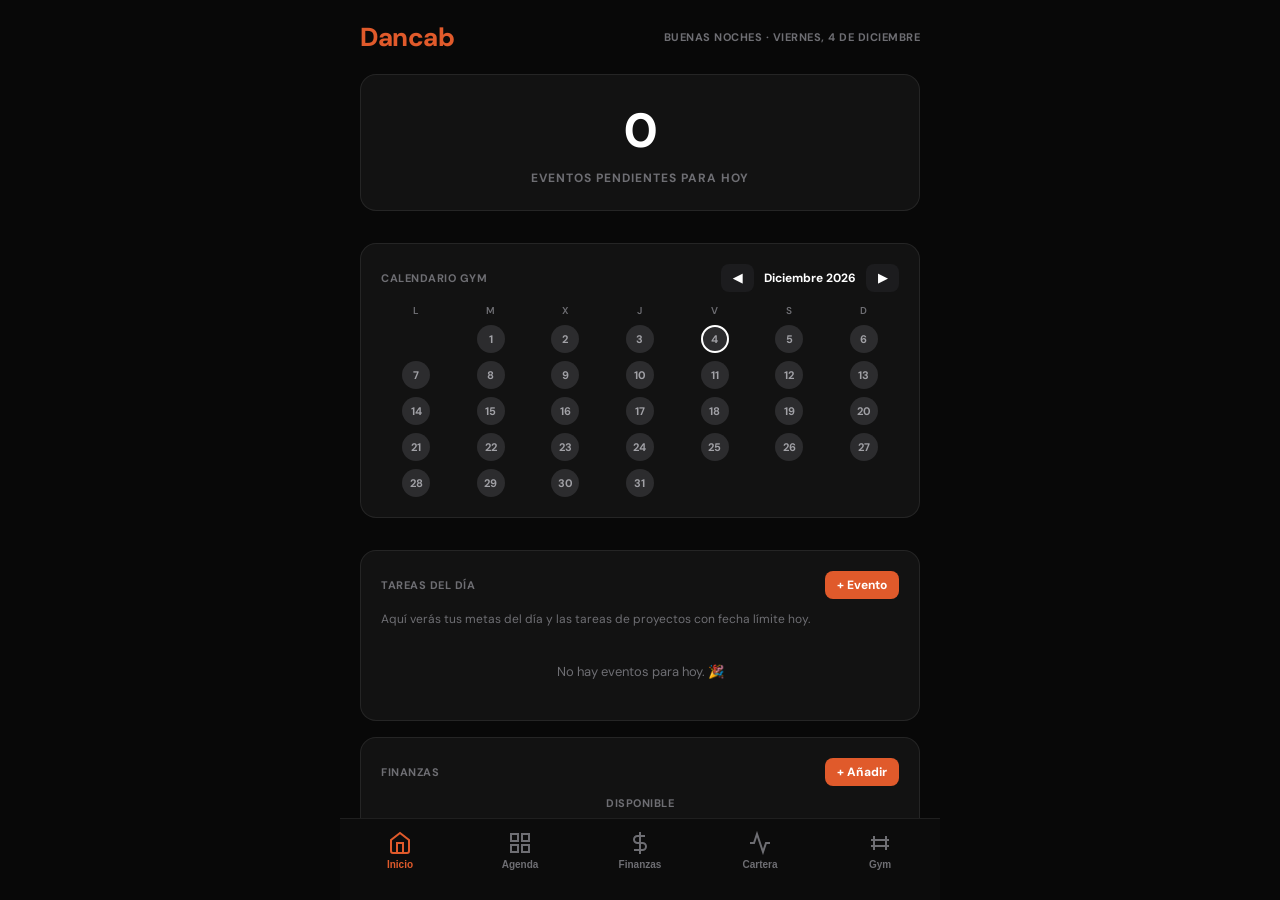
<file: index.html>
<!DOCTYPE html>
<html lang="es">
<head>
<meta charset="UTF-8">
<meta name="viewport" content="width=device-width, initial-scale=1.0, maximum-scale=1.0, user-scalable=no">
<meta name="theme-color" content="#080808">
<title>Dancab - Inicio</title>
<link href="https://fonts.googleapis.com/css2?family=DM+Sans:wght@400;500;700;800&display=swap" rel="stylesheet">
<link rel="stylesheet" href="css/base.css">
<link rel="stylesheet" href="css/UI.css">
<style>
  /* Estilos Calendario y Widgets */
  .cal-header { display: flex; justify-content: space-between; align-items: center; margin-bottom: 16px; }
  .cal-grid { display: grid; grid-template-columns: repeat(7, 1fr); gap: 4px; text-align: center; }
  .cal-day-name { font-size: 11px; font-weight: 700; color: var(--t3); margin-bottom: 8px; }
  .cal-day { padding: 8px 0; border-radius: 8px; font-size: 14px; font-weight: 600; color: var(--t1); cursor: pointer; transition: 0.2s; display: flex; flex-direction: column; align-items: center; justify-content: center; }
  .cal-day.empty { visibility: hidden; }
  .cal-day.today { color: var(--acc); font-weight: 800; }
  .cal-day.selected { background: var(--acc); color: #fff; }
  
  .pomo-timer { font-size: 48px; font-weight: 800; text-align: center; letter-spacing: -2px; margin: 10px 0; font-variant-numeric: tabular-nums; }
  .pomo-tabs { display: flex; gap: 8px; justify-content: center; margin-bottom: 16px; }
  .pomo-tab { background: var(--bg4); color: var(--t2); border: none; padding: 6px 12px; border-radius: 12px; font-size: 12px; font-weight: 700; cursor: pointer; }
  .pomo-tab.on { background: rgba(139, 92, 246, 0.2); color: #8b5cf6; }
  
  .check-circle { width: 20px; height: 20px; border-radius: 50%; border: 2px solid var(--line); display: flex; align-items: center; justify-content: center; cursor: pointer; flex-shrink: 0; }
  .check-circle.checked { background: var(--acc); border-color: var(--acc); }
  .check-circle.checked::after { content: '✓'; color: #fff; font-size: 12px; font-weight: bold; }

  /* Pill Styles Fijos */
  .ag-pill-container { display: flex; flex-direction: row; align-items: center; gap: 8px; margin-bottom: 16px; overflow-x: auto; padding-bottom: 4px; width: 100%; flex: 0 0 auto; min-height: 45px; }
  .ag-pill-container::-webkit-scrollbar { display: none; }
  .ag-pill { background: var(--bg3); color: var(--t2); padding: 8px 16px; border-radius: 20px; font-size: 13px; font-weight: 700; cursor: pointer; white-space: nowrap; border: none; flex: 0 0 auto; height: 36px; display: inline-flex; align-items: center; justify-content: center; }
  .ag-pill.on { background: var(--acc); color: #fff; }
</style>
</head>
<body>
<div class="app">

  <div class="screen on">
    <div class="topbar">
      <div style="font-weight:800;font-size:26px;color:var(--acc);letter-spacing:-0.5px;">Dancab</div>
       <div style="text-align:right">
        <div id="greeting" style="font-size:11px;color:var(--t3);font-weight:700;text-transform:uppercase;letter-spacing:0.5px"></div>
        <div id="top-date" style="font-size:13px;color:var(--t2);font-weight:600"></div>
      </div>
    </div>

    <div class="scroll" style="padding-bottom: 90px;">
      <div style="margin-bottom: 16px;">
        <div class="card card-full" style="text-align: center; padding: 24px;">
            <div id="home-pending-count" style="font-size: 48px; font-weight: 800; margin-bottom: 8px; color: var(--t1);">0</div>
            <div style="font-size: 12px; color: var(--t3); font-weight: 700; text-transform: uppercase; letter-spacing: 1px;">Eventos Pendientes para Hoy</div>
        </div>
      </div>

      <div class="card card-full" onclick="window.location.href='gym.html'" style="cursor:pointer">
        <div class="card-header" style="margin-bottom: 12px;">
            <span class="card-title" style="margin-bottom:0">CALENDARIO GYM</span>
            <div style="display:flex;gap:10px;align-items:center;">
               <button class="btn btn-sm" onclick="event.stopPropagation(); changeGymMonth(-1)">◀</button>
               <span id="gym-cal-month" style="font-size:12px;font-weight:700;min-width:90px;text-align:center;color:var(--t1)">-</span>
               <button class="btn btn-sm" onclick="event.stopPropagation(); changeGymMonth(1)">▶</button>
            </div>
        </div>
        <div id="home-gym-calendar" style="display:grid; grid-template-columns:repeat(7, 1fr); gap:8px 4px; text-align:center;"></div>
      </div>

      <div class="card card-full" style="margin-top: 16px;">
        <div class="card-header" style="margin-bottom: 12px;">
            <span class="card-title" style="margin-bottom:0;">TAREAS DEL DÍA</span>
            <button class="btn btn-sm" style="background:var(--acc); color:#fff; font-weight:700; border:none;" onclick="openModal('modal-task-home')">+ Evento</button>
        </div>
        <div style="font-size:12px; color:var(--t3); margin-bottom:16px;">Aquí verás tus metas del día y las tareas de proyectos con fecha límite hoy.</div>
        <div id="home-tasks-list">
            </div>
      </div>

      <div class="card card-full" onclick="window.location.href='finanzas.html'" style="cursor:pointer">
        <div class="card-header" style="margin-bottom: 4px;">
            <span class="card-title" style="margin-bottom: 0;">FINANZAS</span>
            <button class="btn btn-sm" style="background:var(--acc); color:#fff; font-weight:800;" onclick="event.stopPropagation(); openModal('modal-fin-home')">+ Añadir</button>
        </div>
        
        <div style="text-align: center; margin: 10px 0;">
            <div style="font-size: 11px; color: var(--t3); font-weight: 700; letter-spacing: 0.5px;">DISPONIBLE</div>
            <div class="big-bal" id="home-fin-avail" style="font-size:42px;">€0,00</div>
        </div>

        <div style="display:grid; grid-template-columns:repeat(4, 1fr); gap:6px; margin-top:16px">
          <div style="background:rgba(39,174,96,.07); border-radius:10px; padding:8px; text-align:center;">
            <div style="font-size:8px; color:var(--t3); font-weight:700;">ING.</div>
            <div style="font-size:11px; font-weight:700; color:var(--grn)" id="home-fin-inc">€0,00</div>
          </div>
          <div style="background:rgba(231,76,60,.07); border-radius:10px; padding:8px; text-align:center;">
            <div style="font-size:8px; color:var(--t3); font-weight:700;">GAS.</div>
            <div style="font-size:11px; font-weight:700; color:var(--red)" id="home-fin-exp">€0,00</div>
          </div>
          <div style="background:rgba(59,130,246,.07); border-radius:10px; padding:8px; text-align:center;">
            <div style="font-size:8px; color:var(--t3); font-weight:700;">AHO.</div>
            <div style="font-size:11px; font-weight:700; color:var(--blu)" id="home-fin-sav">€0,00</div>
          </div>
          <div style="background:rgba(245,158,11,.07); border-radius:10px; padding:8px; text-align:center;">
            <div style="font-size:8px; color:var(--t3); font-weight:700;">INV.</div>
            <div style="font-size:11px; font-weight:700; color:var(--yel)" id="home-fin-inv">€0,00</div>
          </div>
        </div>
      </div>

      <div class="card card-full" onclick="window.location.href='cartera.html'" style="cursor:pointer">
        <div class="card-title">VALOR CARTERA</div>
        <div class="big-bal" id="home-port-total" style="font-size:28px;">€0,00</div>
        <div style="margin-top:8px;display:flex;gap:10px;align-items:center;">
           <span style="font-size:13px;color:var(--t2)">Invertido: <span id="home-port-inv" style="color:var(--t1)">€0,00</span></span>
           <span id="home-port-pnl" style="font-size:13px;font-weight:700;">+€0,00 (0.00%)</span>
        </div>
      </div>

      <div class="card card-full">
        <div class="card-title">SINCRONIZACIÓN EN LA NUBE ☁️</div>
        <div style="display:flex;gap:10px;margin-top:10px">
           <button class="btn" style="flex:1; background:var(--bg3); font-weight:700;" onclick="cloudSync('up', event)">⬆️ Subir</button>
           <button class="btn" style="flex:1; background:var(--bg3); font-weight:700;" onclick="cloudSync('down', event)">⬇️ Bajar</button>
        </div>
      </div>
    </div>
  </div>

  <nav class="nav">
    <button class="nav-btn on" onclick="window.location.href='index.html'"><svg viewBox="0 0 24 24" fill="none" stroke="currentColor" stroke-width="2"><path d="M3 9l9-7 9 7v11a2 2 0 01-2 2H5a2 2 0 01-2-2z"/><polyline points="9 22 9 12 15 12 15 22"/></svg><span class="nav-label">Inicio</span></button>
    <button class="nav-btn" onclick="window.location.href='calendario.html'"><svg viewBox="0 0 24 24" fill="none" stroke="currentColor" stroke-width="2"><rect x="3" y="3" width="7" height="7"/><rect x="14" y="3" width="7" height="7"/><rect x="3" y="14" width="7" height="7"/><rect x="14" y="14" width="7" height="7"/></svg><span class="nav-label">Agenda</span></button>
    <button class="nav-btn" onclick="window.location.href='finanzas.html'"><svg viewBox="0 0 24 24" fill="none" stroke="currentColor" stroke-width="2"><line x1="12" y1="1" x2="12" y2="23"/><path d="M17 5H9.5a3.5 3.5 0 000 7h5a3.5 3.5 0 010 7H6"/></svg><span class="nav-label">Finanzas</span></button>
    <button class="nav-btn" onclick="window.location.href='cartera.html'"><svg viewBox="0 0 24 24" fill="none" stroke="currentColor" stroke-width="2"><polyline points="22 12 18 12 15 21 9 3 6 12 2 12"/></svg><span class="nav-label">Cartera</span></button>
    <button class="nav-btn" onclick="window.location.href='gym.html'"><svg viewBox="0 0 24 24" fill="none" stroke="currentColor" stroke-width="2"><path d="M6 5v14M18 5v14M3 9h18M3 15h18"/></svg><span class="nav-label">Gym</span></button>
  </nav>

  <div class="overlay" id="modal-confirm" onclick="closeModal('modal-confirm',event)">
    <div class="modal">
      <div class="modal-title" id="confirm-title" style="margin-bottom:10px; color:var(--red);">Eliminar</div>
      <div id="confirm-message" style="font-size:14px; color:var(--t1); margin-bottom:24px;">¿Estás seguro?</div>
      <div style="display:flex; gap:10px;">
          <button class="btn" style="flex:1; background:var(--bg3); color:var(--t1);" onclick="closeModal('modal-confirm')">Cancelar</button>
          <button class="btn btn-danger" style="flex:1; background:var(--red); color:#fff; border:none;" onclick="executeConfirm()">Sí, borrar</button>
      </div>
    </div>
  </div>

  <div class="overlay" id="modal-task-home" onclick="closeModal('modal-task-home',event)">
    <div class="modal">
      <div class="modal-handle"></div>
      <div class="modal-title" style="margin-bottom:20px;">Nuevo Evento</div>
      
      <label class="form-label">¿Qué quieres lograr?</label>
      <input type="text" id="h-name" class="form-input" placeholder="...">
      
      <label class="form-label">Descripción (Opcional)</label>
      <textarea id="h-desc" class="form-input" style="min-height:60px;resize:none;" placeholder="Detalles del evento o proyecto..."></textarea>
      
      <div style="display:flex; gap:10px;">
          <div style="flex:1;">
              <label class="form-label">Categoría</label>
              <select id="h-cat" class="form-input">
                  <option value="Trabajo">Trabajo</option>
                  <option value="Personal">Personal</option>
                  <option value="Estudio">Estudio</option>
                  <option value="Otro">Otro (Proyecto)</option>
              </select>
          </div>
          <div style="flex:1;">
              <label class="form-label">Hora (Opcional)</label>
              <input type="time" id="h-time" class="form-input">
          </div>
      </div>

      <div style="display:flex; gap:10px;">
          <div style="flex:1;">
              <label class="form-label">Fecha de inicio</label>
              <input type="date" id="h-start-date" class="form-input">
          </div>
          <div style="flex:1;">
              <label class="form-label">Repetir</label>
              <select id="h-recurrence" class="form-input" onchange="toggleCustomRecurrenceHome()">
                  <option value="none">Solo este día</option>
                  <option value="weekdays">Lunes a Viernes</option>
                  <option value="daily">Todos los días</option>
                  <option value="weekly">Semanalmente</option>
                  <option value="custom">Personalizado...</option>
              </select>
          </div>
      </div>

      <div id="home-custom-recurrence-options" style="display:none; background:var(--bg2); padding:16px; border-radius:12px; margin-bottom:16px; border:1px solid var(--line);">
          <label class="form-label" style="font-size:11px; margin-top:0;">Días de la semana</label>
          <div style="display:flex; gap:4px; margin-bottom:16px; justify-content:space-between;">
              <button class="btn btn-sm custom-day-btn" data-day="1" style="background:var(--bg3); color:var(--t1); flex:1; padding:8px 0; font-size: 10px;" onclick="toggleCustomDayHome(this)">L</button>
              <button class="btn btn-sm custom-day-btn" data-day="2" style="background:var(--bg3); color:var(--t1); flex:1; padding:8px 0; font-size: 10px;" onclick="toggleCustomDayHome(this)">M</button>
              <button class="btn btn-sm custom-day-btn" data-day="3" style="background:var(--bg3); color:var(--t1); flex:1; padding:8px 0; font-size: 10px;" onclick="toggleCustomDayHome(this)">X</button>
              <button class="btn btn-sm custom-day-btn" data-day="4" style="background:var(--bg3); color:var(--t1); flex:1; padding:8px 0; font-size: 10px;" onclick="toggleCustomDayHome(this)">J</button>
              <button class="btn btn-sm custom-day-btn" data-day="5" style="background:var(--bg3); color:var(--t1); flex:1; padding:8px 0; font-size: 10px;" onclick="toggleCustomDayHome(this)">V</button>
              <button class="btn btn-sm custom-day-btn" data-day="6" style="background:var(--bg3); color:var(--t1); flex:1; padding:8px 0; font-size: 10px;" onclick="toggleCustomDayHome(this)">S</button>
              <button class="btn btn-sm custom-day-btn" data-day="0" style="background:var(--bg3); color:var(--t1); flex:1; padding:8px 0; font-size: 10px;" onclick="toggleCustomDayHome(this)">D</button>
          </div>
          <label class="form-label" style="font-size:11px;">Fecha de fin</label>
          <input type="date" id="h-recurrence-end" class="form-input" style="margin-bottom:0;">
      </div>

      <button class="btn btn-primary" style="width:100%; margin-top:10px;" onclick="addTaskHome()">Guardar Evento / Proyecto</button>
    </div>
  </div>

  <div class="overlay" id="modal-edit-dt-home" onclick="closeModal('modal-edit-dt-home',event)">
    <div class="modal">
      <div class="modal-handle"></div>
      <div class="modal-title" style="margin-bottom:20px;">Editar Meta</div>
      <input type="hidden" id="edit-dt-id-home">
      
      <label class="form-label">¿Qué quieres lograr?</label>
      <input type="text" id="edit-dt-name-home" class="form-input">
      
      <label class="form-label">Descripción</label>
      <textarea id="edit-dt-desc-home" class="form-input" style="min-height:60px;resize:none;" placeholder="..."></textarea>

      <div style="display:flex; gap:10px;">
          <div style="flex:1;">
              <label class="form-label">Categoría</label>
              <select id="edit-dt-cat-home" class="form-input">
                  <option value="Trabajo">Trabajo</option>
                  <option value="Personal">Personal</option>
                  <option value="Estudio">Estudio</option>
              </select>
          </div>
          <div style="flex:1;">
              <label class="form-label">Hora</label>
              <input type="time" id="edit-dt-time-home" class="form-input">
          </div>
      </div>
      <label class="form-label">Fecha</label>
      <input type="date" id="edit-dt-date-home" class="form-input">
      <button class="btn btn-primary" style="width:100%; margin-top:10px;" onclick="saveEditDailyTaskHome()">Guardar Cambios</button>
    </div>
  </div>

  <div class="overlay" id="modal-edit-pt-home" onclick="closeModal('modal-edit-pt-home',event)">
    <div class="modal">
      <div class="modal-handle"></div>
      <div class="modal-title" style="margin-bottom:20px;">Editar Tarea de Proyecto</div>
      <input type="hidden" id="edit-pt-pid-home">
      <input type="hidden" id="edit-pt-tid-home">

      <label class="form-label">Nombre de la tarea</label>
      <input type="text" id="edit-pt-name-home" class="form-input" placeholder="...">

      <label class="form-label">Descripción</label>
      <textarea id="edit-pt-desc-home" class="form-input" style="min-height:60px;resize:none;" placeholder="..."></textarea>

      <div style="display:flex; gap:10px;">
          <div style="flex:1;">
              <label class="form-label">Prioridad</label>
              <select id="edit-pt-priority-home" class="form-input">
                  <option value="ui">Urgente + Imp 🔴</option>
                  <option value="ni">No Urg + Imp 🔵</option>
                  <option value="un">Urg + No Imp 🟡</option>
                  <option value="nn">No Urg + No Imp ⚪</option>
              </select>
          </div>
          <div style="flex:1;">
              <label class="form-label">Fecha Límite</label>
              <input type="date" id="edit-pt-deadline-home" class="form-input">
          </div>
      </div>
      <button class="btn btn-primary" style="width:100%; margin-top:10px;" onclick="saveEditProjectTaskHome()">Guardar Cambios</button>
    </div>
  </div>

  <div class="overlay" id="modal-fin-home" onclick="closeModal('modal-fin-home',event)">
    <div class="modal">
      <div class="modal-handle"></div>
      <div class="modal-title" style="margin-bottom:20px;">Añadir registro</div>
      <label class="form-label">Tipo</label>
      <select id="fin-type-home" class="form-input"><option value="ingreso">Ingreso</option><option value="gasto">Gasto</option></select>
      <label class="form-label">Importe (€)</label>
      <input type="number" id="fin-amount-home" class="form-input" placeholder="0.00" step="0.01">
      <label class="form-label">Descripción</label>
      <input type="text" id="fin-desc-home" class="form-input" placeholder="...">
      <label class="form-label">Categoría</label>
      <select id="fin-cat-home" class="form-input">
        <option value="nómina">Nómina</option><option value="ahorro">Ahorro</option><option value="inversión">Inversión</option><option value="otro">Otro</option>
      </select>
      <label class="form-label">Fecha</label>
      <input type="date" id="fin-date-home" class="form-input">
      <button class="btn btn-primary" style="margin-top:16px; width:100%;" onclick="addFinEntryHome()">Guardar</button>
    </div>
  </div>

  <div class="overlay" id="modal-pin" onclick="closeModal('modal-pin',event)">
    <div class="modal">
      <div class="modal-handle"></div>
      <div class="modal-title">Introduce tu PIN</div>
      <input type="password" id="cloud-pin-input" class="form-input" placeholder="****" inputmode="numeric">
      <button class="btn btn-primary" style="width:100%" onclick="submitPin()">Confirmar</button>
    </div>
  </div>

  <div class="toast-container" id="toast-container"></div>
</div>

<script src="js/main.js?v=70"></script>
<script src="js/nube.js?v=70"></script>

<script>
  // GUARDADO UNIVERSAL DE FINANZAS
  function addFinEntryHome() {
    const type = document.getElementById('fin-type-home').value;
    const amount = parseFloat(document.getElementById('fin-amount-home').value);
    const desc = document.getElementById('fin-desc-home').value.trim();
    const cat = document.getElementById('fin-cat-home').value;
    const date = document.getElementById('fin-date-home').value || (typeof today === 'function' ? today() : '');
    
    if(!amount || !desc) return showToast('Rellena importe y descripción', 'error');
    
    const entry = { id: (typeof uid === 'function' ? uid() : Date.now()), type, amount, desc, cat, date };
    
    // Guardamos en TODOS los posibles arrays
    if(!S.fin) S.fin = []; S.fin.push(entry);
    if(cat === 'ahorro') { if(!S.savings) S.savings=[]; S.savings.push(entry); }
    else if(cat.includes('invers')) { if(!S.investments) S.investments=[]; S.investments.push(entry); }
    else if(type === 'ingreso') { if(!S.incomes) S.incomes=[]; S.incomes.push(entry); }
    else { if(!S.expenses) S.expenses=[]; S.expenses.push(entry); }
    
    save(); 
    closeModal('modal-fin-home'); 
    if (typeof syncHomeStats === 'function') syncHomeStats(); 
    showToast('Registro guardado ✅', 'success');
  }

  document.addEventListener('DOMContentLoaded', () => {
    const dateInput = document.getElementById('fin-date-home');
    if (dateInput && typeof today === 'function') dateInput.value = today();
  });
</script>
</body>
</html>
</file>
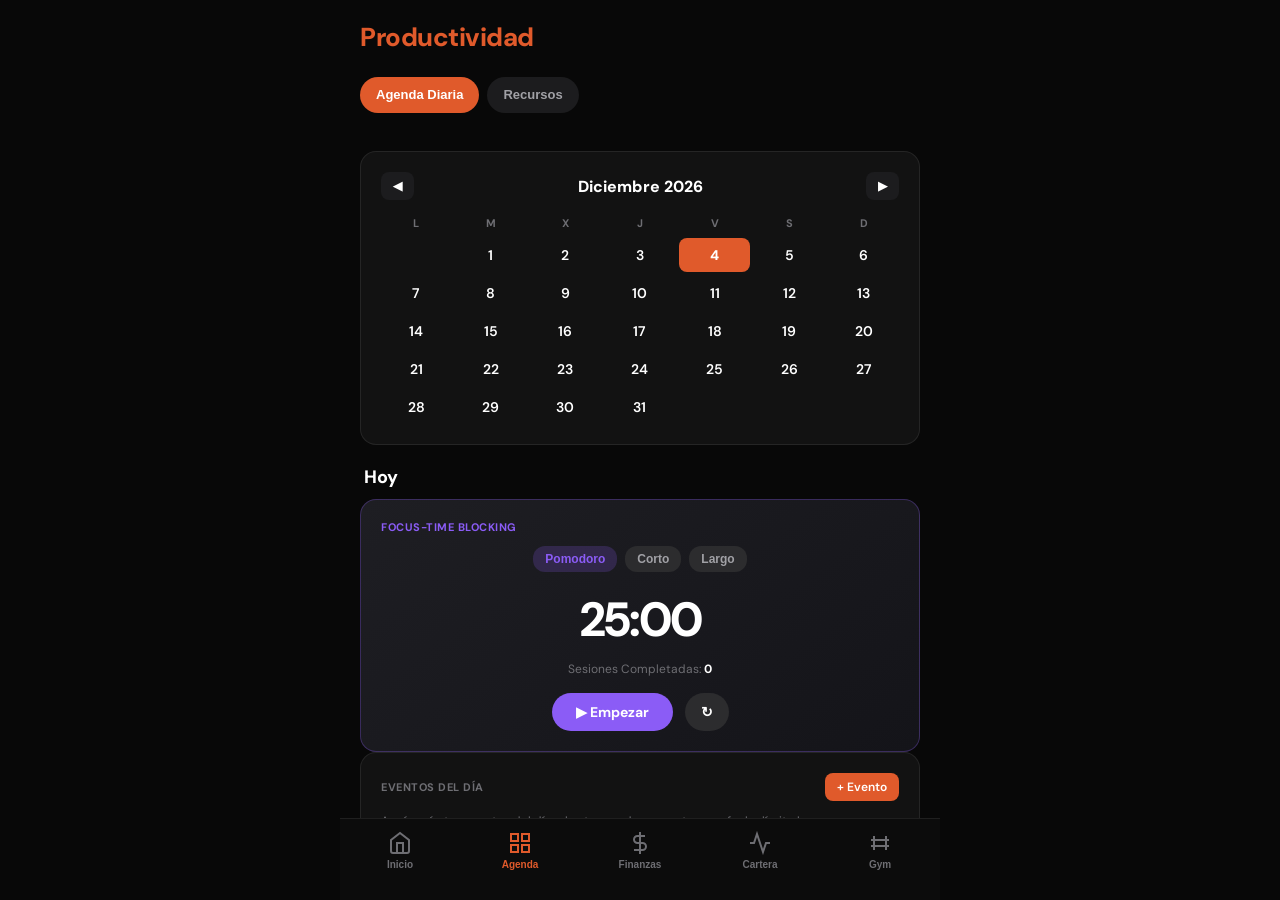
<file: calendario.html>
<!DOCTYPE html>
<html lang="es">
<head>
<meta charset="UTF-8">
<meta name="viewport" content="width=device-width, initial-scale=1.0, maximum-scale=1.0, user-scalable=no">
<meta name="theme-color" content="#080808">
<title>Dancab - Productividad</title>
<link href="https://fonts.googleapis.com/css2?family=DM+Sans:wght@400;500;700;800&display=swap" rel="stylesheet">
<link rel="stylesheet" href="css/base.css">
<link rel="stylesheet" href="css/UI.css">
<style>
  /* Estilos Calendario y Widgets */
  .cal-header { display: flex; justify-content: space-between; align-items: center; margin-bottom: 16px; }
  .cal-grid { display: grid; grid-template-columns: repeat(7, 1fr); gap: 4px; text-align: center; }
  .cal-day-name { font-size: 11px; font-weight: 700; color: var(--t3); margin-bottom: 8px; }
  .cal-day { padding: 8px 0; border-radius: 8px; font-size: 14px; font-weight: 600; color: var(--t1); cursor: pointer; transition: 0.2s; display: flex; flex-direction: column; align-items: center; justify-content: center; }
  .cal-day.empty { visibility: hidden; }
  .cal-day.today { color: var(--acc); font-weight: 800; }
  .cal-day.selected { background: var(--acc); color: #fff; }
  
  .pomo-timer { font-size: 48px; font-weight: 800; text-align: center; letter-spacing: -2px; margin: 10px 0; font-variant-numeric: tabular-nums; }
  .pomo-tabs { display: flex; gap: 8px; justify-content: center; margin-bottom: 16px; }
  .pomo-tab { background: var(--bg4); color: var(--t2); border: none; padding: 6px 12px; border-radius: 12px; font-size: 12px; font-weight: 700; cursor: pointer; }
  .pomo-tab.on { background: rgba(139, 92, 246, 0.2); color: #8b5cf6; }
  
  .check-circle { width: 20px; height: 20px; border-radius: 50%; border: 2px solid var(--line); display: flex; align-items: center; justify-content: center; cursor: pointer; flex-shrink: 0; }
  .check-circle.checked { background: var(--acc); border-color: var(--acc); }
  .check-circle.checked::after { content: '✓'; color: #fff; font-size: 12px; font-weight: bold; }

  /* Pill Styles Fijos */
  .ag-pill-container { display: flex; flex-direction: row; align-items: center; gap: 8px; margin-bottom: 16px; overflow-x: auto; padding-bottom: 4px; width: 100%; flex: 0 0 auto; min-height: 45px; }
  .ag-pill-container::-webkit-scrollbar { display: none; }
  .ag-pill { background: var(--bg3); color: var(--t2); padding: 8px 16px; border-radius: 20px; font-size: 13px; font-weight: 700; cursor: pointer; white-space: nowrap; border: none; flex: 0 0 auto; height: 36px; display: inline-flex; align-items: center; justify-content: center; }
  .ag-pill.on { background: var(--acc); color: #fff; }
</style>
</head>
<body>
<div class="app">

  <div class="screen on">
    <div class="topbar">
      <div style="font-weight:800;font-size:26px;color:var(--acc);letter-spacing:-0.5px;">Productividad</div>
    </div>

    <div class="scroll" style="padding-bottom: 90px;">

      <!-- SELECTOR DE VISTAS -->
      <div class="ag-pill-container" id="s-tareas">
        <button class="ag-pill on" onclick="switchTaskView('agenda', this)">Agenda Diaria</button>
        <button class="ag-pill" onclick="switchTaskView('resources', this)">Recursos</button>
      </div>

      <!-- VISTA 1: AGENDA -->
      <div id="tv-agenda">
          <div class="card card-full">
            <div class="cal-header">
                <button class="btn btn-sm" style="background:var(--bg3); color:var(--t1);" onclick="changeMonth(-1)">◀</button>
                <div id="cal-month-year" style="font-weight:800; font-size:16px; text-transform:capitalize;">Mes Año</div>
                <button class="btn btn-sm" style="background:var(--bg3); color:var(--t1);" onclick="changeMonth(1)">▶</button>
            </div>
            <div class="cal-grid">
                <div class="cal-day-name">L</div><div class="cal-day-name">M</div><div class="cal-day-name">X</div><div class="cal-day-name">J</div><div class="cal-day-name">V</div><div class="cal-day-name">S</div><div class="cal-day-name">D</div>
            </div>
            <div class="cal-grid" id="cal-days"></div>
          </div>

          <div style="margin: 20px 0 10px 4px; font-weight:800; font-size:18px; color:var(--t1);" id="selected-date-label">Hoy</div>

          <!-- FOCUS-TIME BLOCKING -->
          <div class="card card-full" style="background: linear-gradient(145deg, rgba(30,30,35,1) 0%, rgba(20,20,25,1) 100%); border: 1px solid rgba(139, 92, 246, 0.3);">
            <div class="card-title" style="color: #8b5cf6;" id="pomo-label">FOCUS-TIME BLOCKING</div>
            <div class="pomo-tabs" id="tv-pomo">
                <button class="pomo-tab on" onclick="setPomoMode('focus', this)">Pomodoro</button>
                <button class="pomo-tab" onclick="setPomoMode('short', this)">Corto</button>
                <button class="pomo-tab" onclick="setPomoMode('long', this)">Largo</button>
            </div>
            <div class="pomo-timer" id="pomo-display">25:00</div>
            <div style="text-align:center; font-size:12px; color:var(--t3); margin-bottom:16px;">Sesiones Completadas: <span id="pomo-sessions" style="color:var(--t1); font-weight:bold;">0</span></div>
            <div style="display:flex; justify-content:center; gap:12px;">
                <button class="btn" style="background:#8b5cf6; color:#fff; font-weight:700; padding:10px 24px; border-radius:20px;" id="pomo-play" onclick="togglePomo()">▶ Empezar</button>
                <button class="btn" style="background:var(--bg4); color:var(--t1); font-weight:700; padding:10px 16px; border-radius:20px;" onclick="resetPomo()">↻</button>
            </div>
          </div>

          <!-- EVENTOS DEL DÍA -->
          <div class="card card-full">
            <div class="card-header" style="margin-bottom:12px;">
                <span class="card-title" style="margin-bottom:0;">EVENTOS DEL DÍA</span>
                <button class="btn btn-sm" style="background:var(--acc); color:var(--t1);" onclick="openModal('modal-task')">+ Evento</button>
            </div>
            <div style="font-size:12px; color:var(--t3); margin-bottom:16px;">Aquí verás tus eventos del día y las tareas de proyectos con fecha límite hoy.</div>
            <div id="tasks-list"></div>
          </div>

          <!-- PROYECTOS -->
          <div class="card card-full">
              <div class="card-header" style="margin-bottom:12px;">
                  <span class="card-title" style="margin-bottom:0;">PROYECTOS</span>
              </div>
              <div style="font-size:12px; color:var(--t3); margin-bottom:16px;">Crea un Nuevo Evento con categoría "Otro" para añadir un proyecto aquí.</div>
              <div id="projects-container">
                  <!-- Se rellena con JS -->
              </div>
          </div>
      </div>

      <!-- VISTA 2: RECURSOS -->
      <div id="tv-resources" style="display:none;">
        <div class="card card-full">
            <div class="card-header" style="margin-bottom:16px;">
                <span class="card-title" style="margin-bottom:0;">WORKSPACE & RESOURCES</span>
                <button class="btn btn-sm" style="background:var(--acc); color:#fff;" onclick="openModal('modal-resource')">+ Recurso</button>
            </div>
            <div id="resources-list"></div>
        </div>
      </div>

    </div>
  </div>

  <nav class="nav">
    <button class="nav-btn" onclick="window.location.href='index.html'"><svg viewBox="0 0 24 24" fill="none" stroke="currentColor" stroke-width="2"><path d="M3 9l9-7 9 7v11a2 2 0 01-2 2H5a2 2 0 01-2-2z"/><polyline points="9 22 9 12 15 12 15 22"/></svg><span class="nav-label">Inicio</span></button>
    <button class="nav-btn on" onclick="window.location.href='calendario.html'"><svg viewBox="0 0 24 24" fill="none" stroke="currentColor" stroke-width="2"><rect x="3" y="3" width="7" height="7"/><rect x="14" y="3" width="7" height="7"/><rect x="3" y="14" width="7" height="7"/><rect x="14" y="14" width="7" height="7"/></svg><span class="nav-label">Agenda</span></button>
    <button class="nav-btn" onclick="window.location.href='finanzas.html'"><svg viewBox="0 0 24 24" fill="none" stroke="currentColor" stroke-width="2"><line x1="12" y1="1" x2="12" y2="23"/><path d="M17 5H9.5a3.5 3.5 0 000 7h5a3.5 3.5 0 010 7H6"/></svg><span class="nav-label">Finanzas</span></button>
    <button class="nav-btn" onclick="window.location.href='cartera.html'"><svg viewBox="0 0 24 24" fill="none" stroke="currentColor" stroke-width="2"><polyline points="22 12 18 12 15 21 9 3 6 12 2 12"/></svg><span class="nav-label">Cartera</span></button>
    <button class="nav-btn" onclick="window.location.href='gym.html'"><svg viewBox="0 0 24 24" fill="none" stroke="currentColor" stroke-width="2"><path d="M6 5v14M18 5v14M3 9h18M3 15h18"/></svg><span class="nav-label">Gym</span></button>
  </nav>

  <!-- ================= MODALES ================= -->

  <!-- MODAL: CONFIRMAR BORRADO -->
  <div class="overlay" id="modal-confirm-delete" onclick="closeModal('modal-confirm-delete',event)">
    <div class="modal">
      <div class="modal-title" id="confirm-del-title" style="margin-bottom:10px; color:var(--red);">Eliminar</div>
      <div id="confirm-del-msg" style="font-size:14px; color:var(--t1); margin-bottom:24px;">¿Estás seguro?</div>
      <div style="display:flex; gap:10px;">
          <button class="btn" style="flex:1; background:var(--bg3); color:var(--t1);" onclick="closeModal('modal-confirm-delete')">Cancelar</button>
          <button class="btn btn-danger" style="flex:1; background:var(--red); color:#fff; border:none;" id="confirm-del-btn">Sí, borrar</button>
      </div>
    </div>
  </div>

  <!-- MODAL: AÑADIR EVENTO / PROYECTO -->
  <div class="overlay" id="modal-task" onclick="closeModal('modal-task',event)">
    <div class="modal">
      <div class="modal-handle"></div>
      <div class="modal-title" style="margin-bottom:20px;">Nuevo Evento</div>
      
      <label class="form-label">¿Qué quieres lograr?</label>
      <input type="text" id="t-name" class="form-input" placeholder="...">
      
      <label class="form-label">Descripción (Opcional)</label>
      <textarea id="t-desc" class="form-input" style="min-height:60px;resize:none;" placeholder="Detalles del evento o proyecto..."></textarea>
      
      <div style="display:flex; gap:10px;">
          <div style="flex:1;">
              <label class="form-label">Categoría</label>
              <select id="t-cat" class="form-input">
                  <option value="Trabajo">Trabajo</option>
                  <option value="Personal">Personal</option>
                  <option value="Estudio">Estudio</option>
                  <option value="Otro">Otro (Proyecto)</option>
              </select>
          </div>
          <div style="flex:1;">
              <label class="form-label">Hora (Opcional)</label>
              <input type="time" id="t-time" class="form-input">
          </div>
      </div>

      <div style="display:flex; gap:10px;">
          <div style="flex:1;">
              <label class="form-label">Fecha de inicio</label>
              <input type="date" id="t-start-date" class="form-input">
          </div>
          <div style="flex:1;">
              <label class="form-label">Repetir</label>
              <select id="t-recurrence" class="form-input" onchange="toggleCustomRecurrence()">
                  <option value="none">Solo este día</option>
                  <option value="weekdays">Lunes a Viernes</option>
                  <option value="daily">Todos los días</option>
                  <option value="weekly">Semanalmente</option>
                  <option value="custom">Personalizado...</option>
              </select>
          </div>
      </div>

      <div id="custom-recurrence-options" style="display:none; background:var(--bg2); padding:16px; border-radius:12px; margin-bottom:16px; border:1px solid var(--line);">
          <label class="form-label" style="font-size:11px; margin-top:0;">Días de la semana</label>
          <div style="display:flex; gap:4px; margin-bottom:16px; justify-content:space-between;">
              <button class="btn btn-sm custom-day-btn" data-day="1" style="background:var(--bg3); color:var(--t1); flex:1; padding:8px 0; font-size: 10px;" onclick="toggleCustomDay(this)">L</button>
              <button class="btn btn-sm custom-day-btn" data-day="2" style="background:var(--bg3); color:var(--t1); flex:1; padding:8px 0; font-size: 10px;" onclick="toggleCustomDay(this)">M</button>
              <button class="btn btn-sm custom-day-btn" data-day="3" style="background:var(--bg3); color:var(--t1); flex:1; padding:8px 0; font-size: 10px;" onclick="toggleCustomDay(this)">X</button>
              <button class="btn btn-sm custom-day-btn" data-day="4" style="background:var(--bg3); color:var(--t1); flex:1; padding:8px 0; font-size: 10px;" onclick="toggleCustomDay(this)">J</button>
              <button class="btn btn-sm custom-day-btn" data-day="5" style="background:var(--bg3); color:var(--t1); flex:1; padding:8px 0; font-size: 10px;" onclick="toggleCustomDay(this)">V</button>
              <button class="btn btn-sm custom-day-btn" data-day="6" style="background:var(--bg3); color:var(--t1); flex:1; padding:8px 0; font-size: 10px;" onclick="toggleCustomDay(this)">S</button>
              <button class="btn btn-sm custom-day-btn" data-day="0" style="background:var(--bg3); color:var(--t1); flex:1; padding:8px 0; font-size: 10px;" onclick="toggleCustomDay(this)">D</button>
          </div>
          <label class="form-label" style="font-size:11px;">Fecha de fin</label>
          <input type="date" id="t-recurrence-end" class="form-input" style="margin-bottom:0;">
      </div>

      <button class="btn btn-primary" style="width:100%; margin-top:10px;" onclick="addTask()">Guardar Evento / Proyecto</button>
    </div>
  </div>

  <!-- MODAL: VER DETALLES DE LA TAREA -->
  <div class="overlay" id="modal-view-task" onclick="closeModal('modal-view-task',event)">
    <div class="modal">
      <div class="modal-handle"></div>
      <div class="modal-title" id="vt-title" style="margin-bottom:10px; color:var(--acc);">Título</div>
      <div id="vt-meta" style="font-size:12px; color:var(--t3); margin-bottom:20px; font-weight:600; line-height: 1.5;"></div>
      <label class="form-label" style="font-size:10px;">DESCRIPCIÓN</label>
      <div id="vt-desc" style="font-size:14px; color:var(--t1); white-space: pre-wrap; background: var(--bg2); padding: 16px; border-radius: 10px; border: 1px solid var(--line); min-height: 60px;"></div>
    </div>
  </div>

  <!-- MODAL: EDITAR EVENTO DIARIO -->
  <div class="overlay" id="modal-edit-daily-task" onclick="closeModal('modal-edit-daily-task',event)">
    <div class="modal">
      <div class="modal-handle"></div>
      <div class="modal-title" style="margin-bottom:20px;">Editar Evento</div>
      
      <input type="hidden" id="edit-dt-id">
      
      <label class="form-label">¿Qué quieres lograr?</label>
      <input type="text" id="edit-dt-name" class="form-input">
      
      <label class="form-label">Descripción</label>
      <textarea id="edit-dt-desc" class="form-input" style="min-height:60px;resize:none;" placeholder="..."></textarea>

      <div style="display:flex; gap:10px;">
          <div style="flex:1;">
              <label class="form-label">Categoría</label>
              <select id="edit-dt-cat" class="form-input">
                  <option value="Trabajo">Trabajo</option>
                  <option value="Personal">Personal</option>
                  <option value="Estudio">Estudio</option>
              </select>
          </div>
          <div style="flex:1;">
              <label class="form-label">Hora</label>
              <input type="time" id="edit-dt-time" class="form-input">
          </div>
      </div>
      
      <label class="form-label">Fecha</label>
      <input type="date" id="edit-dt-date" class="form-input">

      <button class="btn btn-primary" style="width:100%; margin-top:10px;" onclick="saveEditDailyTask()">Guardar Cambios</button>
    </div>
  </div>

  <!-- MODAL: EDITAR TAREA DE PROYECTO -->
  <div class="overlay" id="modal-edit-project-task" onclick="closeModal('modal-edit-project-task',event)">
    <div class="modal">
      <div class="modal-handle"></div>
      <div class="modal-title" style="margin-bottom:20px;">Editar Tarea de Proyecto</div>
      
      <input type="hidden" id="edit-pt-pid">
      <input type="hidden" id="edit-pt-tid">

      <label class="form-label">Nombre de la tarea</label>
      <input type="text" id="edit-pt-name" class="form-input" placeholder="...">

      <label class="form-label">Descripción</label>
      <textarea id="edit-pt-desc" class="form-input" style="min-height:60px;resize:none;" placeholder="..."></textarea>

      <div style="display:flex; gap:10px;">
          <div style="flex:1;">
              <label class="form-label">Prioridad</label>
              <select id="edit-pt-priority" class="form-input">
                  <option value="ui">Urgente + Imp 🔴</option>
                  <option value="ni">No Urg + Imp 🔵</option>
                  <option value="un">Urg + No Imp 🟡</option>
                  <option value="nn">No Urg + No Imp ⚪</option>
              </select>
          </div>
          <div style="flex:1;">
              <label class="form-label">Fecha Límite</label>
              <input type="date" id="edit-pt-deadline" class="form-input">
          </div>
      </div>

      <button class="btn btn-primary" style="width:100%; margin-top:10px;" onclick="saveEditProjectTask()">Guardar Cambios</button>
    </div>
  </div>

  <!-- MODAL: RECURSO -->
  <div class="overlay" id="modal-resource" onclick="closeModal('modal-resource',event)">
    <div class="modal">
      <div class="modal-handle"></div>
      <div class="modal-title" style="margin-bottom:20px;">Nuevo Recurso</div>
      <label class="form-label">Título</label>
      <input type="text" id="res-title" class="form-input" placeholder="...">
      <label class="form-label">URL</label>
      <input type="url" id="res-url" class="form-input" placeholder="https://...">
      <label class="form-label">Etiqueta</label>
      <input type="text" id="res-cat" class="form-input" placeholder="Ej: Trabajo, Guías...">
      <button class="btn btn-primary" style="width:100%; margin-top:10px;" onclick="addResource()">Guardar Recurso</button>
    </div>
  </div>

  <div class="toast-container" id="toast-container"></div>
</div>

<script src="js/main.js?v=113"></script>
<script src="js/calendario.js?v=113"></script>
</body>
</html>
</file>
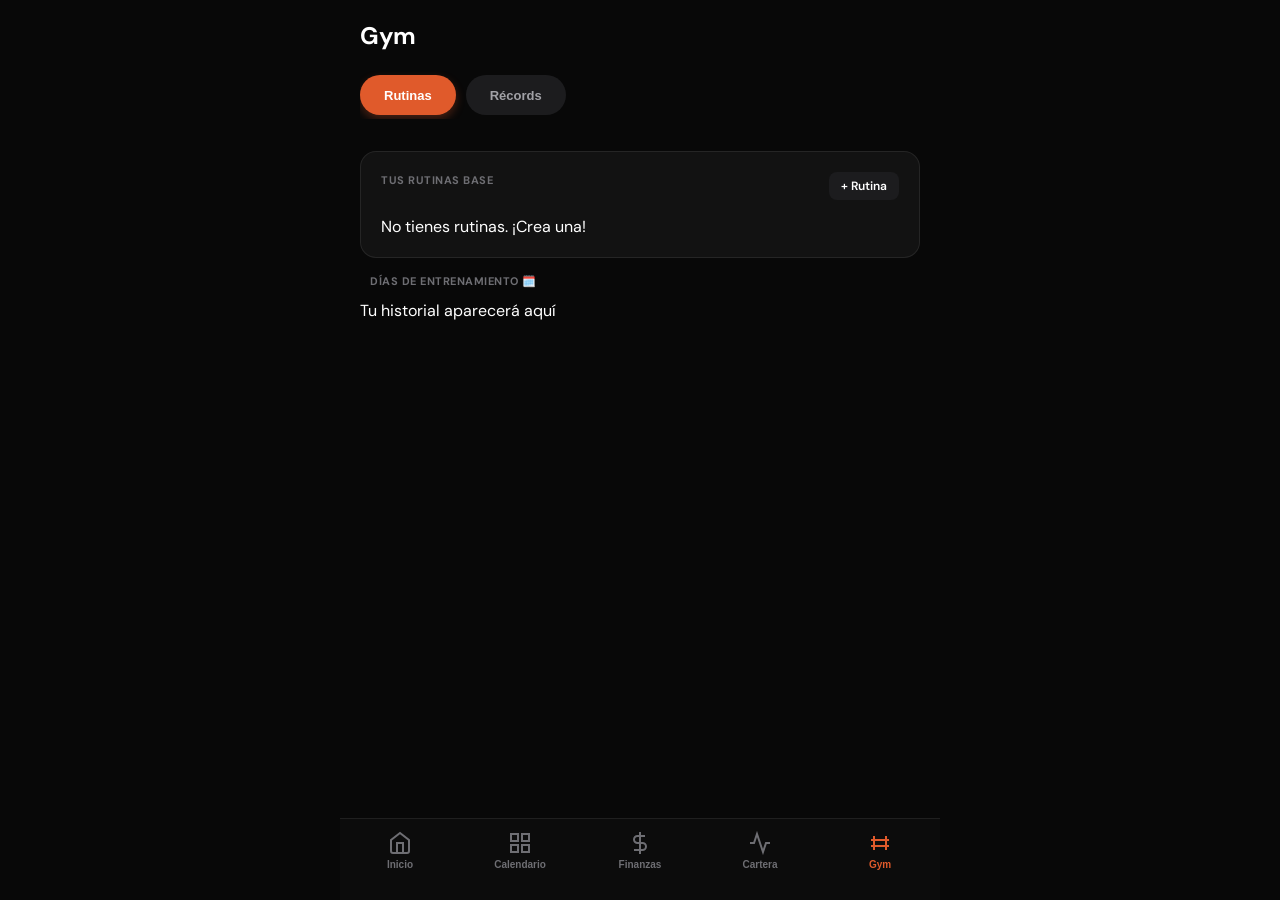
<file: gym.html>
<!DOCTYPE html>
<html lang="es">
<head>
<meta charset="UTF-8">
<meta name="viewport" content="width=device-width, initial-scale=1.0, maximum-scale=1.0, user-scalable=no">
<meta name="theme-color" content="#080808">
<title>Dancab - Gym</title>
<link href="https://fonts.googleapis.com/css2?family=DM+Sans:wght@300;400;500;600;700&family=DM+Mono:wght@400;500&display=swap" rel="stylesheet">
<link rel="stylesheet" href="css/base.css">
<link rel="stylesheet" href="css/UI.css">
</head>
<body>
<div class="app">

  <div class="screen on">
    <div class="topbar">
      <span class="page-title">Gym</span>
    </div>
    
    <div class="scroll">
      
      <!-- PESTAÑAS -->
      <div class="gym-tabs card-full" style="grid-column: 1 / -1;">
        <button class="gym-tab on" onclick="switchGymTab('rutinas', this)">Rutinas</button>
        <button class="gym-tab" onclick="switchGymTab('records', this)">Récords</button>
      </div>

      <!-- ================= PESTAÑA: RUTINAS ================= -->
      
      <div id="active-workout-container" class="tab-rutinas-item" style="display:none; grid-column: 1 / -1; margin-bottom:14px;"></div>

      <div class="card tab-rutinas-item">
         <div class="card-header">
            <span class="card-title">Tus Rutinas Base</span>
            <button class="btn btn-sm" onclick="openRoutineModal()">+ Rutina</button>
         </div>
         <div id="gym-routine-list"><div class="empty">Cargando...</div></div>
      </div>

      <!-- AQUÍ IRÁ EL NUEVO HISTORIAL TIPO ACORDEÓN -->
      <div class="card tab-rutinas-item" style="padding:0; background:transparent; border:none;">
         <div class="card-title" style="padding-left:10px;">DÍAS DE ENTRENAMIENTO 🗓️</div>
         <div id="gym-workout-log"><div class="empty">Sin entrenamientos aún</div></div>
      </div>

      <!-- ================= PESTAÑA: RÉCORDS ================= -->
      
      <div class="card tab-records-item" style="display:none; grid-column: 1 / -1;">
         <div class="card-title">Tus Récords (PRs) 🏆</div>
         <div id="gym-records-list"><div class="empty">Cargando...</div></div>
      </div>

    </div>
  </div>

  <nav class="nav">
    <button class="nav-btn" onclick="window.location.href='index.html'"><svg viewBox="0 0 24 24" fill="none" stroke="currentColor" stroke-width="2"><path d="M3 9l9-7 9 7v11a2 2 0 01-2 2H5a2 2 0 01-2-2z"/><polyline points="9 22 9 12 15 12 15 22"/></svg><span class="nav-label">Inicio</span></button>
    <button class="nav-btn" onclick="window.location.href='calendario.html'"><svg viewBox="0 0 24 24" fill="none" stroke="currentColor" stroke-width="2"><rect x="3" y="3" width="7" height="7"/><rect x="14" y="3" width="7" height="7"/><rect x="3" y="14" width="7" height="7"/><rect x="14" y="14" width="7" height="7"/></svg><span class="nav-label">Calendario</span></button>
    <button class="nav-btn" onclick="window.location.href='finanzas.html'"><svg viewBox="0 0 24 24" fill="none" stroke="currentColor" stroke-width="2"><line x1="12" y1="1" x2="12" y2="23"/><path d="M17 5H9.5a3.5 3.5 0 000 7h5a3.5 3.5 0 010 7H6"/></svg><span class="nav-label">Finanzas</span></button>
    <button class="nav-btn" onclick="window.location.href='cartera.html'"><svg viewBox="0 0 24 24" fill="none" stroke="currentColor" stroke-width="2"><polyline points="22 12 18 12 15 21 9 3 6 12 2 12"/></svg><span class="nav-label">Cartera</span></button>
    <button class="nav-btn on" onclick="window.location.href='gym.html'"><svg viewBox="0 0 24 24" fill="none" stroke="currentColor" stroke-width="2"><path d="M6 5v14M18 5v14M3 9h18M3 15h18"/></svg><span class="nav-label">Gym</span></button>
  </nav>

  <!-- MODAL: CREADOR DE RUTINA -->
  <div class="overlay" id="modal-routine" onclick="closeModal('modal-routine',event)">
    <div class="modal">
      <div class="modal-handle"></div>
      <div class="modal-title">Nueva Rutina</div>
      
      <label class="form-label">Nombre de la rutina</label>
      <input type="text" id="rt-name" class="form-input" placeholder="Ej: Empuje, Cinta de correr...">

      <label class="form-label">¿Qué tipo de entrenamiento es?</label>
      <select id="rt-main-type" class="form-input" onchange="toggleRtMainType()">
        <option value="pesas">Pesas / Fuerza</option>
        <option value="cardio">Cardio / Resistencia</option>
      </select>

      <div id="rt-pesas-container" style="margin-top:10px; padding-top:16px; border-top:1px solid var(--line);">
          <label class="form-label">AÑADIR EJERCICIOS A LA LISTA</label>
          <input type="text" id="rt-ex-name" class="form-input" placeholder="Ejercicio (Ej: Press banca...)">
          <input type="number" id="rt-ex-sets" class="form-input" placeholder="Número de series (Ej: 4)" min="1">

          <button class="btn btn-sm" style="background:var(--bg4); width:100%; color:var(--t1);" onclick="addRtEx()">+ Añadir a la lista</button>
          
          <div id="rt-ex-list" style="margin-top:16px; display:flex; flex-direction:column; gap:8px;"></div>
      </div>

      <div id="rt-cardio-container" style="display:none; margin-top:10px; padding-top:16px; border-top:1px solid var(--line);">
          <label class="form-label">CONFIGURAR CARDIO</label>
          <input type="text" id="rt-cardio-unit" class="form-input" placeholder="¿Qué mides? (Ej: km, min, kcal...)">
      </div>

      <button class="btn btn-primary" style="margin-top:24px; width:100%;" onclick="addRoutine()">Guardar Rutina Completa</button>
    </div>
  </div>

  <!-- MODAL: AÑADIR EJERCICIO EXTRA (DENTRO DEL ENTRENO) -->
  <div class="overlay" id="modal-exercise" onclick="closeModal('modal-exercise',event)">
    <div class="modal">
      <div class="modal-handle"></div>
      <div class="modal-title">Añadir Ejercicio Extra</div>
      
      <label class="form-label">Tipo</label>
      <select id="ex-type" class="form-input" onchange="toggleExerciseType()">
        <option value="pesas">Pesas / Fuerza</option>
        <option value="cardio">Cardio / Resistencia</option>
      </select>
      
      <label class="form-label">Nombre</label>
      <input type="text" id="ex-name" class="form-input" placeholder="Ej: Curl bíceps, Elíptica...">
      
      <div id="ex-unit-container" style="display:none;">
        <label class="form-label">Unidad de medida</label>
        <input type="text" id="ex-unit" class="form-input" placeholder="Ej: km, cal, min...">
      </div>
      
      <button class="btn btn-primary" style="margin-top:10px; width:100%;" onclick="addExerciseToWorkout()">Añadir al entreno</button>
    </div>
  </div>

  <div class="overlay" id="modal-confirm" onclick="cancelConfirm(event)">
    <div class="modal" style="padding-bottom: 24px;">
      <div class="modal-handle"></div>
      <div class="modal-title" id="confirm-title" style="color: var(--red);">¿Estás seguro?</div>
      <div class="form-label" id="confirm-message" style="margin-bottom: 20px; text-transform: none; font-size: 14px; color: var(--t1); letter-spacing: normal;">¿Quieres borrar esto?</div>
      <div class="form-row" style="display:flex; gap:10px;">
        <button class="btn" style="background:var(--bg3); color:var(--t1); flex:1;" onclick="cancelConfirm(event, true)">Cancelar</button>
        <button class="btn" style="background:var(--red); color:#fff; flex:1;" onclick="executeConfirm()">Borrar</button>
      </div>
    </div>
  </div>

  <div class="toast-container" id="toast-container"></div>
</div>
<script src="js/main.js?v=31"></script>
<script src="js/gym.js?v=31"></script>
<script>document.addEventListener('DOMContentLoaded', renderGymInit);</script>
</body>
</html>
</file>
<file: css/base.css>
:root {
  /* Fondo y tarjetas */
  --bg1: #080808;
  --bg2: #121212;
  --bg3: #1c1c1e;
  --bg4: #2c2c2e;
  
  /* Textos */
  --t1: #ffffff;
  --t2: #a1a1a6;
  --t3: #6e6e73;
  
  /* Colores de acento */
  --acc: #e05a2b; /* Naranja principal Dancab */
  --blu: #3b82f6; 
  --grn: #27ae60; 
  --red: #e74c3c; 
  --yel: #f59e0b; 
  --pur: #8b5cf6;
  
  /* Líneas divisorias */
  --line: rgba(255, 255, 255, 0.08);
}

* { 
  margin: 0; 
  padding: 0; 
  box-sizing: border-box; 
  -webkit-tap-highlight-color: transparent; 
}

body { 
  font-family: 'DM Sans', sans-serif; 
  background: var(--bg1); 
  color: var(--t1); 
  overflow: hidden; 
}
</file>
<file: css/UI.css>
/* =========================================
   RESETEO Y ESTRUCTURA (FIX MÓVIL)
   ========================================= */
html, body {
    height: 100%;
    margin: 0;
    padding: 0;
    overflow: hidden; 
    background: var(--bg1);
}

.app { 
    height: 100dvh; 
    width: 100vw; 
    display: flex; 
    flex-direction: column; 
    max-width: 600px; 
    margin: 0 auto; 
    background: var(--bg1); 
    position: relative;
}

.screen { flex: 1; display: none; flex-direction: column; overflow: hidden; }
.screen.on { display: flex; }

/* =========================================
   ÁREA DE SCROLL (MÓVIL FIX - VISIÓN COMPLETA)
   ========================================= */
.scroll { 
    flex: 1; 
    overflow-y: auto; 
    padding: 10px 20px 180px; /* Este margen evita que el menú tape el contenido */
    display: flex; 
    flex-direction: column; 
    gap: 16px; 
    -webkit-overflow-scrolling: touch; 
}

/* =========================================
   COMPONENTES DE INTERFAZ (TARJETAS)
   ========================================= */
.topbar { padding: 20px 20px 10px; display: flex; justify-content: space-between; align-items: center; z-index: 10; background: var(--bg1); }
.page-title { font-size: 24px; font-weight: 700; color: var(--t1); }

.card { background: var(--bg2); border-radius: 16px; padding: 20px; border: 1px solid var(--line); }
.card-full { grid-column: 1 / -1; }
.card-header { display: flex; justify-content: space-between; align-items: center; margin-bottom: 16px; }
.card-title { font-size: 11px; color: var(--t3); font-weight: 700; text-transform: uppercase; letter-spacing: 0.5px; margin-bottom: 12px; display: block; }
.big-bal { font-size: 32px; font-weight: 800; color: var(--t1); margin-top: 4px; }

/* =========================================
   FORMULARIOS Y BOTONES (RECUPERADOS COMO ANTES)
   ========================================= */
.form-label { font-size: 11px; font-weight: 700; color: var(--acc); margin-bottom: 6px; text-transform: uppercase; letter-spacing: 0.5px; display: block; }
.form-input { width: 100%; padding: 12px; background: var(--bg3); border: 1px solid var(--line); border-radius: 10px; color: var(--t1); font-family: inherit; font-size: 14px; box-sizing: border-box; margin-bottom: 16px; transition: border-color 0.2s; }
.form-input:focus { outline: none; border-color: var(--acc); }

.btn { background: var(--bg3); color: var(--t1); border: none; padding: 12px 20px; border-radius: 12px; font-weight: 600; font-size: 14px; cursor: pointer; transition: 0.2s; font-family: inherit; }
.btn-sm { padding: 6px 12px; font-size: 12px; border-radius: 8px; }
.btn-primary { background: var(--acc); color: #fff; }
.btn-danger { background: transparent !important; border: none !important; color: var(--red) !important; font-size: 16px !important; font-weight: bold; cursor: pointer; padding: 4px 8px; display: inline-flex; align-items: center; justify-content: center; transition: opacity 0.2s; }

/* =========================================
   MODALES (VENTANAS DE AÑADIR RECUPERADAS)
   ========================================= */
.overlay { position: fixed; top: 0; left: 0; width: 100%; height: 100%; background: rgba(0,0,0,0.6); z-index: 100; opacity: 0; pointer-events: none; transition: 0.3s; display: flex; align-items: flex-end; justify-content: center; backdrop-filter: blur(5px); }
.overlay.on { opacity: 1; pointer-events: all; }
.modal { background: var(--bg2); width: 100%; max-width: 600px; border-radius: 24px 24px 0 0; padding: 24px; transform: translateY(100%); transition: 0.3s cubic-bezier(0.1, 0.8, 0.2, 1); max-height: 90vh; overflow-y: auto; border-top: 1px solid var(--line); }
.overlay.on .modal { transform: translateY(0); }
.modal-handle { width: 40px; height: 4px; background: var(--bg4); border-radius: 2px; margin: 0 auto 20px; }

/* =========================================
   PESTAÑAS (TABS DE GYM Y FINANZAS)
   ========================================= */
.fin-tabs, .gym-tabs { display: flex; gap: 10px; margin-bottom: 16px; overflow-x: auto; padding: 4px 0; flex-shrink: 0; scrollbar-width: none; }
.fin-tabs::-webkit-scrollbar { display: none; }
.fin-tab, .gym-tab { background: var(--bg3); color: var(--t2); border: none; padding: 12px 24px; border-radius: 25px; font-weight: 700; font-size: 13px; cursor: pointer; transition: all 0.2s; white-space: nowrap; flex-shrink: 0; min-height: 40px; display: flex; align-items: center; justify-content: center; }
.fin-tab.on, .gym-tab.on { background: var(--acc); color: #fff; box-shadow: 0 4px 10px rgba(224, 90, 43, 0.3); }

/* =========================================
   BARRA DE NAVEGACIÓN INFERIOR (SÓLIDA Y SEGURA)
   ========================================= */
.nav { 
    position: fixed; 
    bottom: 0; 
    left: 50%; 
    transform: translateX(-50%); 
    width: 100%; 
    max-width: 600px;
    background: #0c0c0c; 
    border-top: 1px solid var(--line); 
    display: flex; 
    justify-content: space-around; 
    padding: 12px 0 30px; 
    z-index: 100; 
}

.nav-btn { 
    background: none !important; 
    border: none !important; 
    box-shadow: none !important;
    color: var(--t3); 
    display: flex; 
    flex-direction: column; 
    align-items: center; 
    gap: 4px; 
    cursor: pointer; 
    transition: 0.2s;
    flex: 1;
    -webkit-tap-highlight-color: transparent; 
}

.nav-btn.on { color: var(--acc); }
.nav-btn svg { width: 24px; height: 24px; stroke: currentColor; }
.nav-label { font-size: 10px; font-weight: 600; }


.modal-handle { 
    width: 40px; 
    height: 4px; 
    background: var(--bg4); 
    border-radius: 2px; 
    margin: 0 auto 20px; 
    position: relative;
}

/* Esto crea un área táctil invisible más grande para que sea fácil agarrarlo */
.modal-handle::after {
    content: '';
    position: absolute;
    top: -20px;
    bottom: -20px;
    left: -30px;
    right: -30px;
}
</file>
